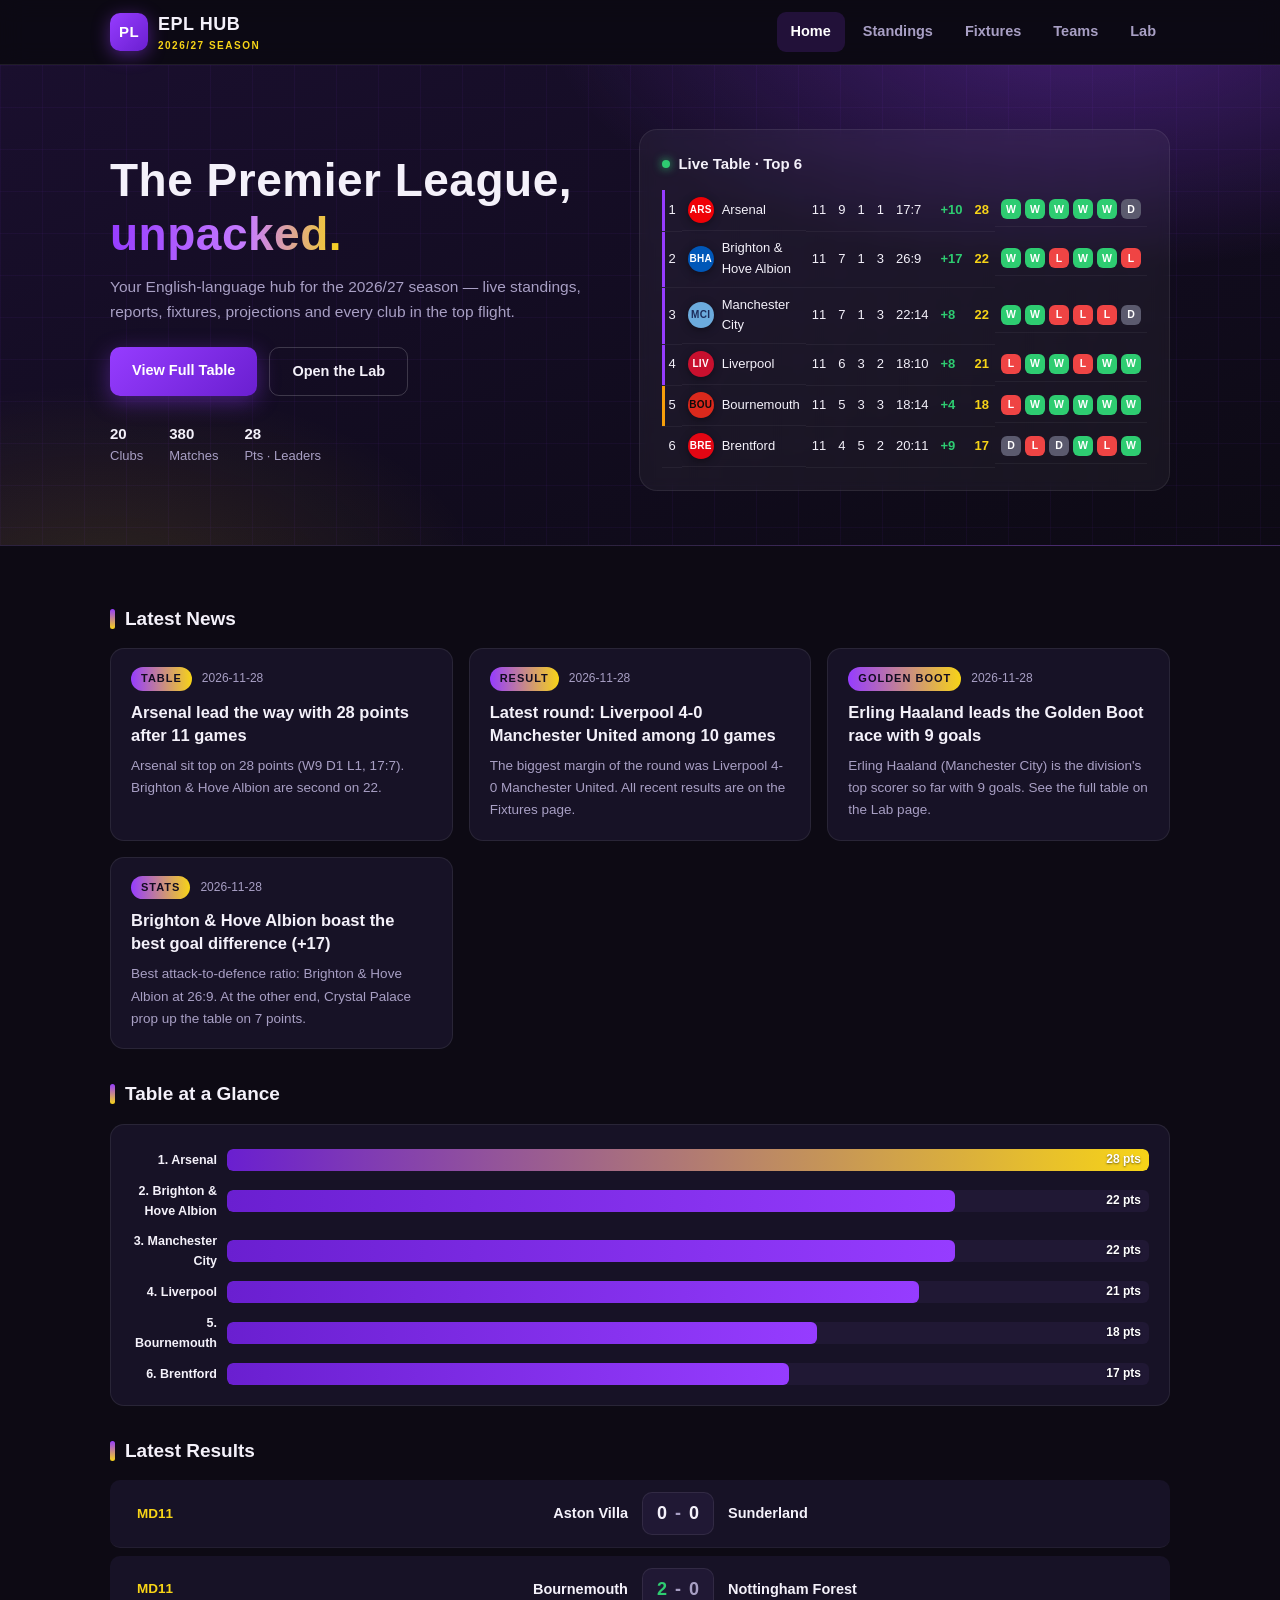
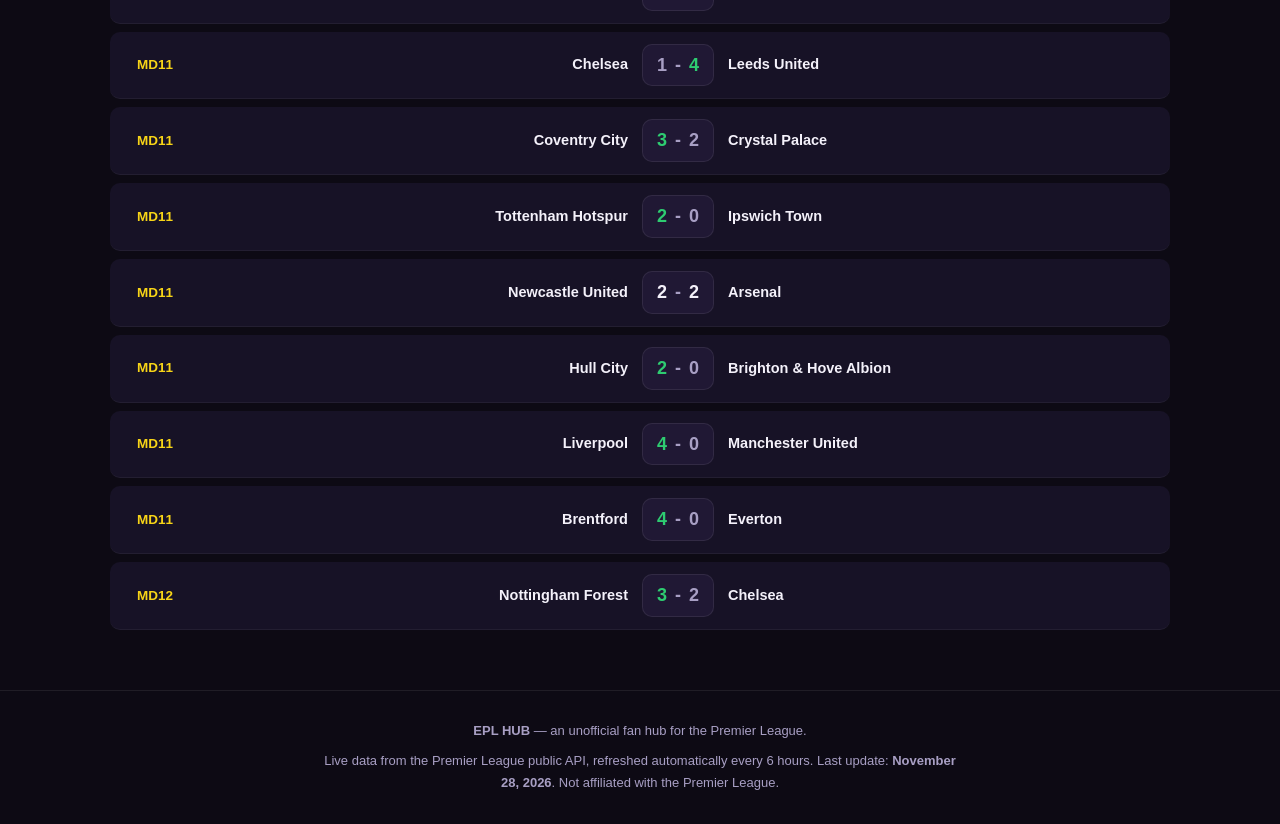
<file: index.html>
<!DOCTYPE html>
<html lang="en">
<head>
  <meta charset="UTF-8">
  <meta name="viewport" content="width=device-width, initial-scale=1.0">
  <title>EPL Hub · 2026/27 Premier League News &amp; Stats</title>
  <meta name="description" content="Premier League 2026/27 news hub — live standings, matchweek results, fixtures and club profiles.">
  <link rel="stylesheet" href="css/style.css">
</head>
<body>

  <nav class="nav">
    <div class="nav-inner">
      <a href="index.html" class="brand">
        <span class="brand-badge">PL</span>
        <span>EPL HUB<small>2026/27 SEASON</small></span>
      </a>
      <div class="nav-links">
        <a href="index.html" class="active">Home</a>
        <a href="standings.html">Standings</a>
        <a href="fixtures.html">Fixtures</a>
        <a href="teams.html">Teams</a>
        <a href="lab.html">Lab</a>
      </div>
    </div>
  </nav>

  <header class="hero">
    <div class="hero-inner">
      <div>
        <h1>The Premier League,<br><span class="hl">unpacked.</span></h1>
        <p class="sub">Your English-language hub for the 2026/27 season — live standings, reports, fixtures, projections and every club in the top flight.</p>
        <div class="hero-actions">
          <a href="standings.html" class="btn btn-primary">View Full Table</a>
          <a href="lab.html" class="btn btn-ghost">Open the Lab</a>
        </div>
        <div class="hero-meta">
          <div><b>20</b><br>Clubs</div>
          <div><b>380</b><br>Matches</div>
          <div><b id="hero-leaders">—</b><br>Pts · Leaders</div>
        </div>
      </div>
      <div class="hero-card">
        <h3><span class="dot"></span>Live Table · Top 6</h3>
        <table class="mini-table">
          <thead id="standings-top-head"></thead>
          <tbody id="standings-top"></tbody>
        </table>
      </div>
    </div>
  </header>

  <main class="wrap">

    <section>
      <h2 class="sec-title">Latest News</h2>
      <div class="news-grid" id="news-list"></div>
    </section>

    <section>
      <h2 class="sec-title">Table at a Glance</h2>
      <div class="card">
        <div class="bars" id="points-bars"></div>
      </div>
    </section>

    <section>
      <h2 class="sec-title">Latest Results</h2>
      <div id="results-md6"></div>
    </section>

  </main>

  <footer class="footer">
    <strong>EPL HUB</strong> — an unofficial fan hub for the Premier League.
    <div class="data-note">Live data from the Premier League public API, refreshed automatically every 6 hours. Last update: <b data-asof>—</b>. Not affiliated with the Premier League.</div>
  </footer>

  <script src="js/data.js"></script>
  <script src="js/main.js"></script>
</body>
</html>
</file>
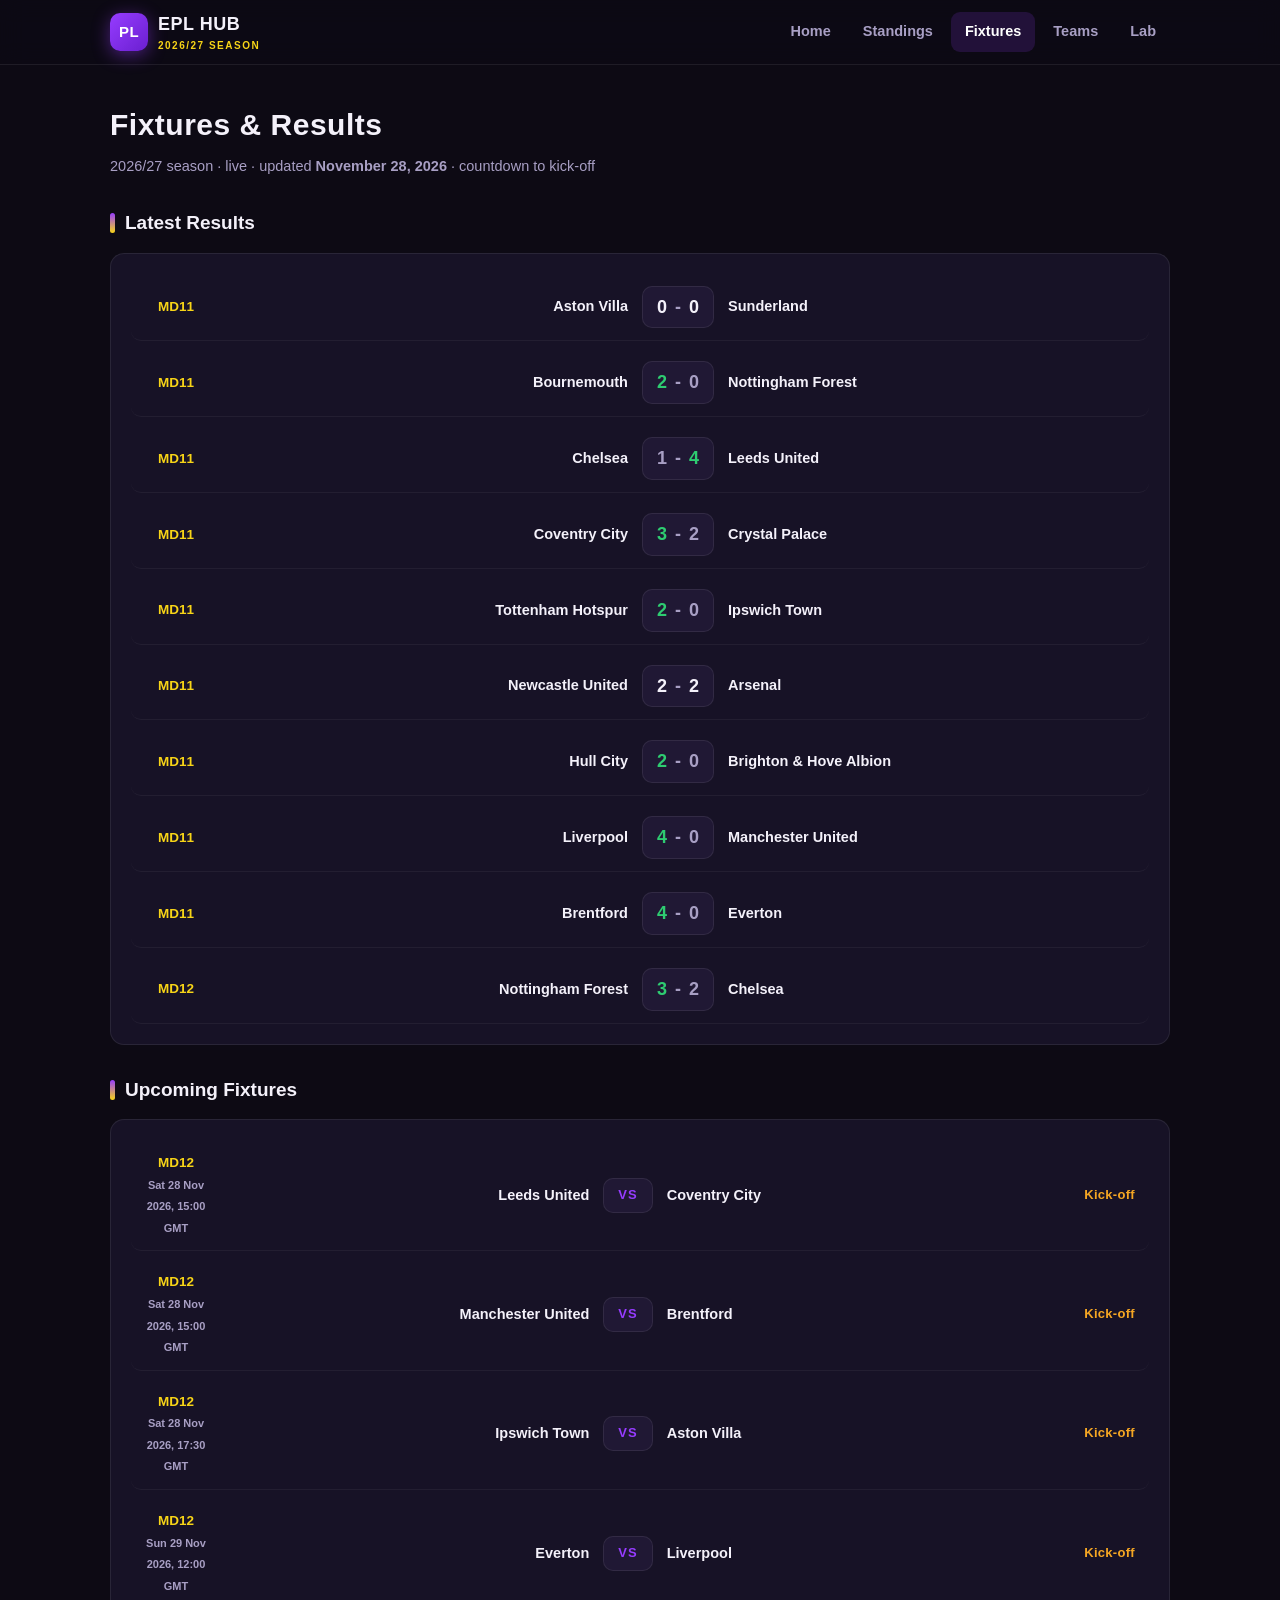
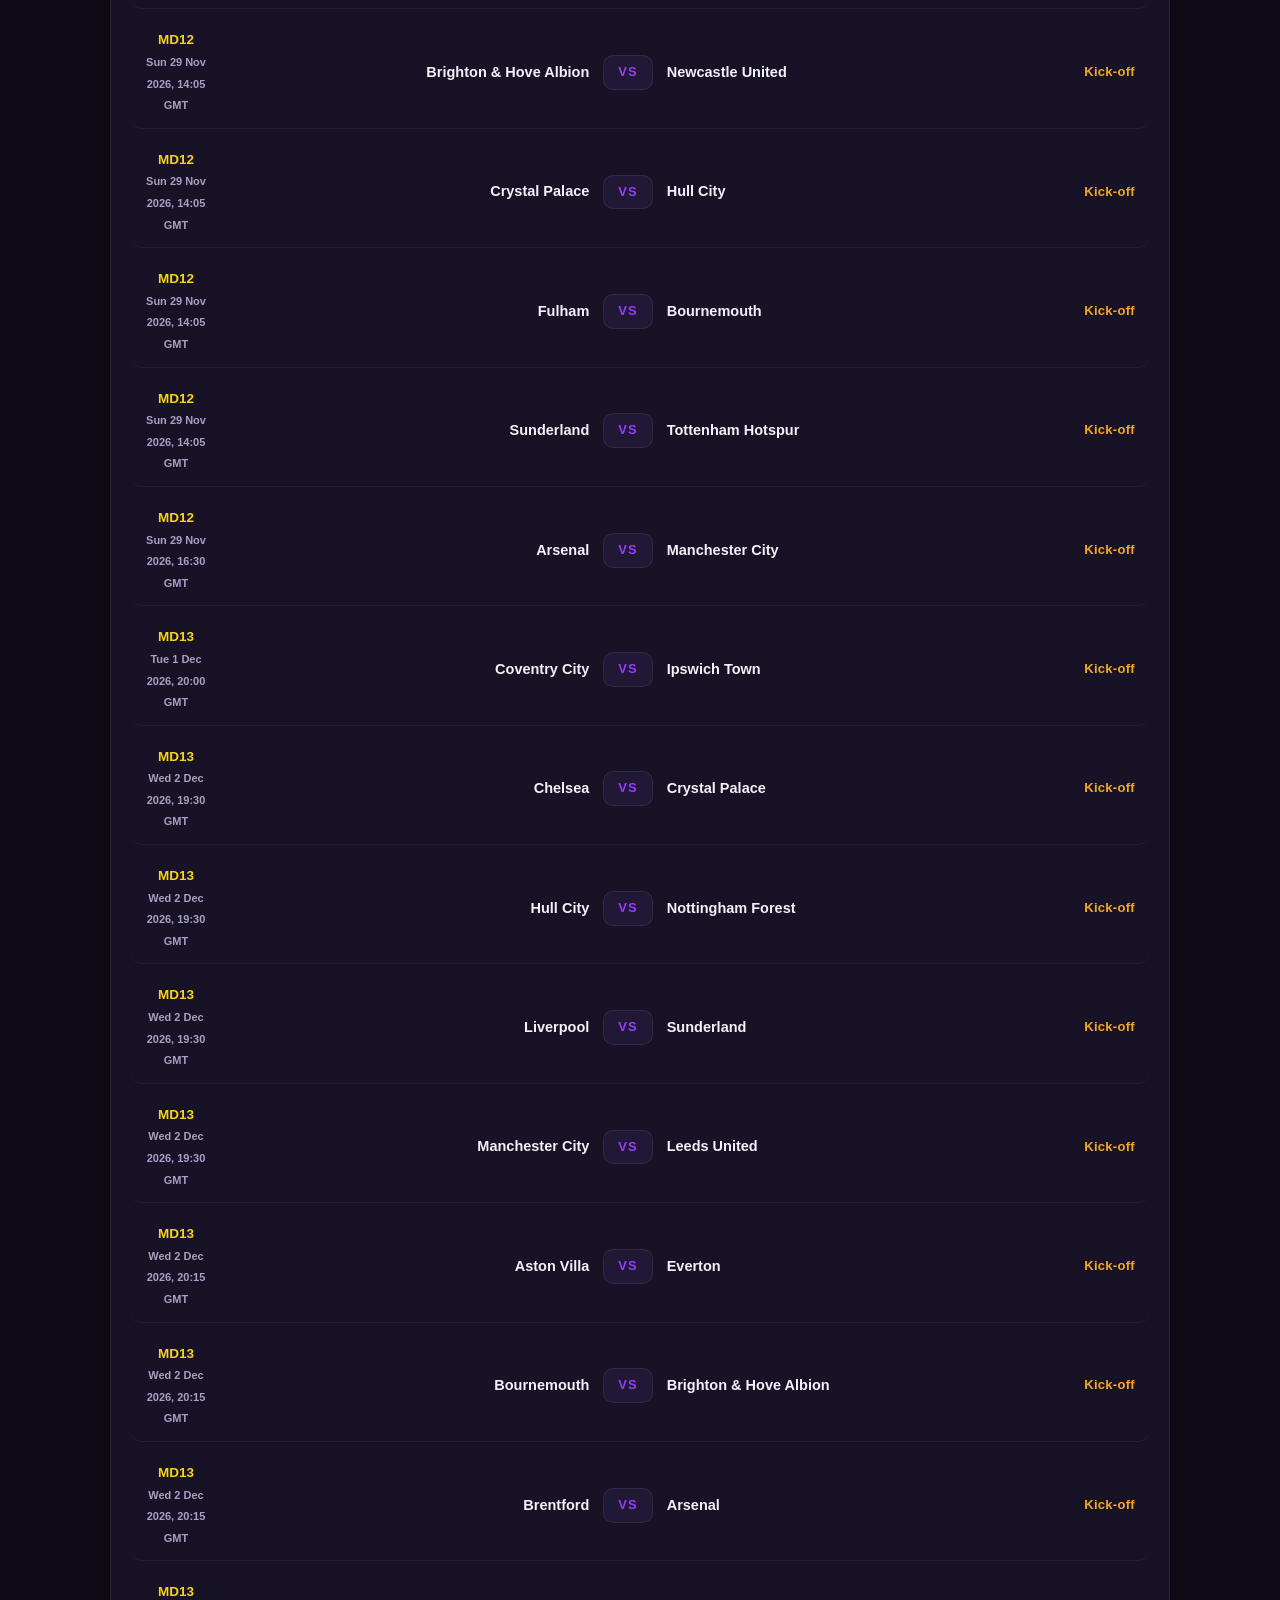
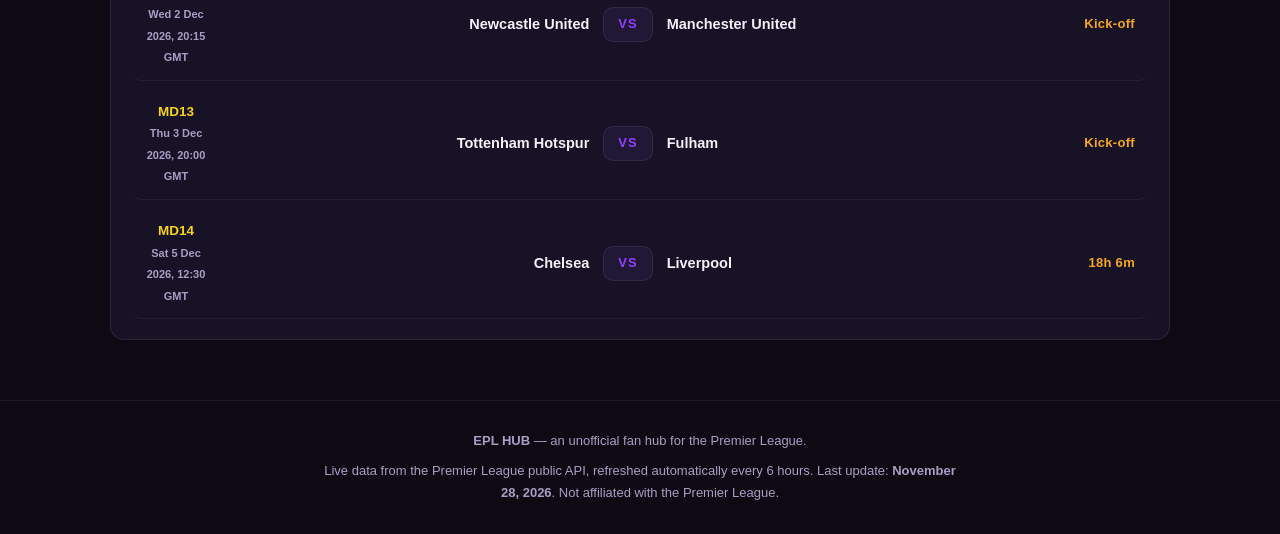
<file: fixtures.html>
<!DOCTYPE html>
<html lang="en">
<head>
  <meta charset="UTF-8">
  <meta name="viewport" content="width=device-width, initial-scale=1.0">
  <title>Fixtures &amp; Results · EPL Hub 2026/27</title>
  <meta name="description" content="Premier League 2026/27 live results and upcoming fixtures with kick-off countdowns.">
  <link rel="stylesheet" href="css/style.css">
</head>
<body>

  <nav class="nav">
    <div class="nav-inner">
      <a href="index.html" class="brand">
        <span class="brand-badge">PL</span>
        <span>EPL HUB<small>2026/27 SEASON</small></span>
      </a>
      <div class="nav-links">
        <a href="index.html">Home</a>
        <a href="standings.html">Standings</a>
        <a href="fixtures.html" class="active">Fixtures</a>
        <a href="teams.html">Teams</a>
        <a href="lab.html">Lab</a>
      </div>
    </div>
  </nav>

  <main class="wrap">
    <div class="page-head">
      <h1>Fixtures &amp; Results</h1>
      <p>2026/27 season · live · updated <b data-asof>—</b> · countdown to kick-off</p>
    </div>

    <h2 class="sec-title">Latest Results</h2>
    <div class="card"><div id="results-md6"></div></div>

    <h2 class="sec-title">Upcoming Fixtures</h2>
    <div class="card"><div id="fixtures-md7"></div></div>
  </main>

  <footer class="footer">
    <strong>EPL HUB</strong> — an unofficial fan hub for the Premier League.
    <div class="data-note">Live data from the Premier League public API, refreshed automatically every 6 hours. Last update: <b data-asof>—</b>. Not affiliated with the Premier League.</div>
  </footer>

  <script src="js/data.js"></script>
  <script src="js/main.js"></script>
</body>
</html>
</file>
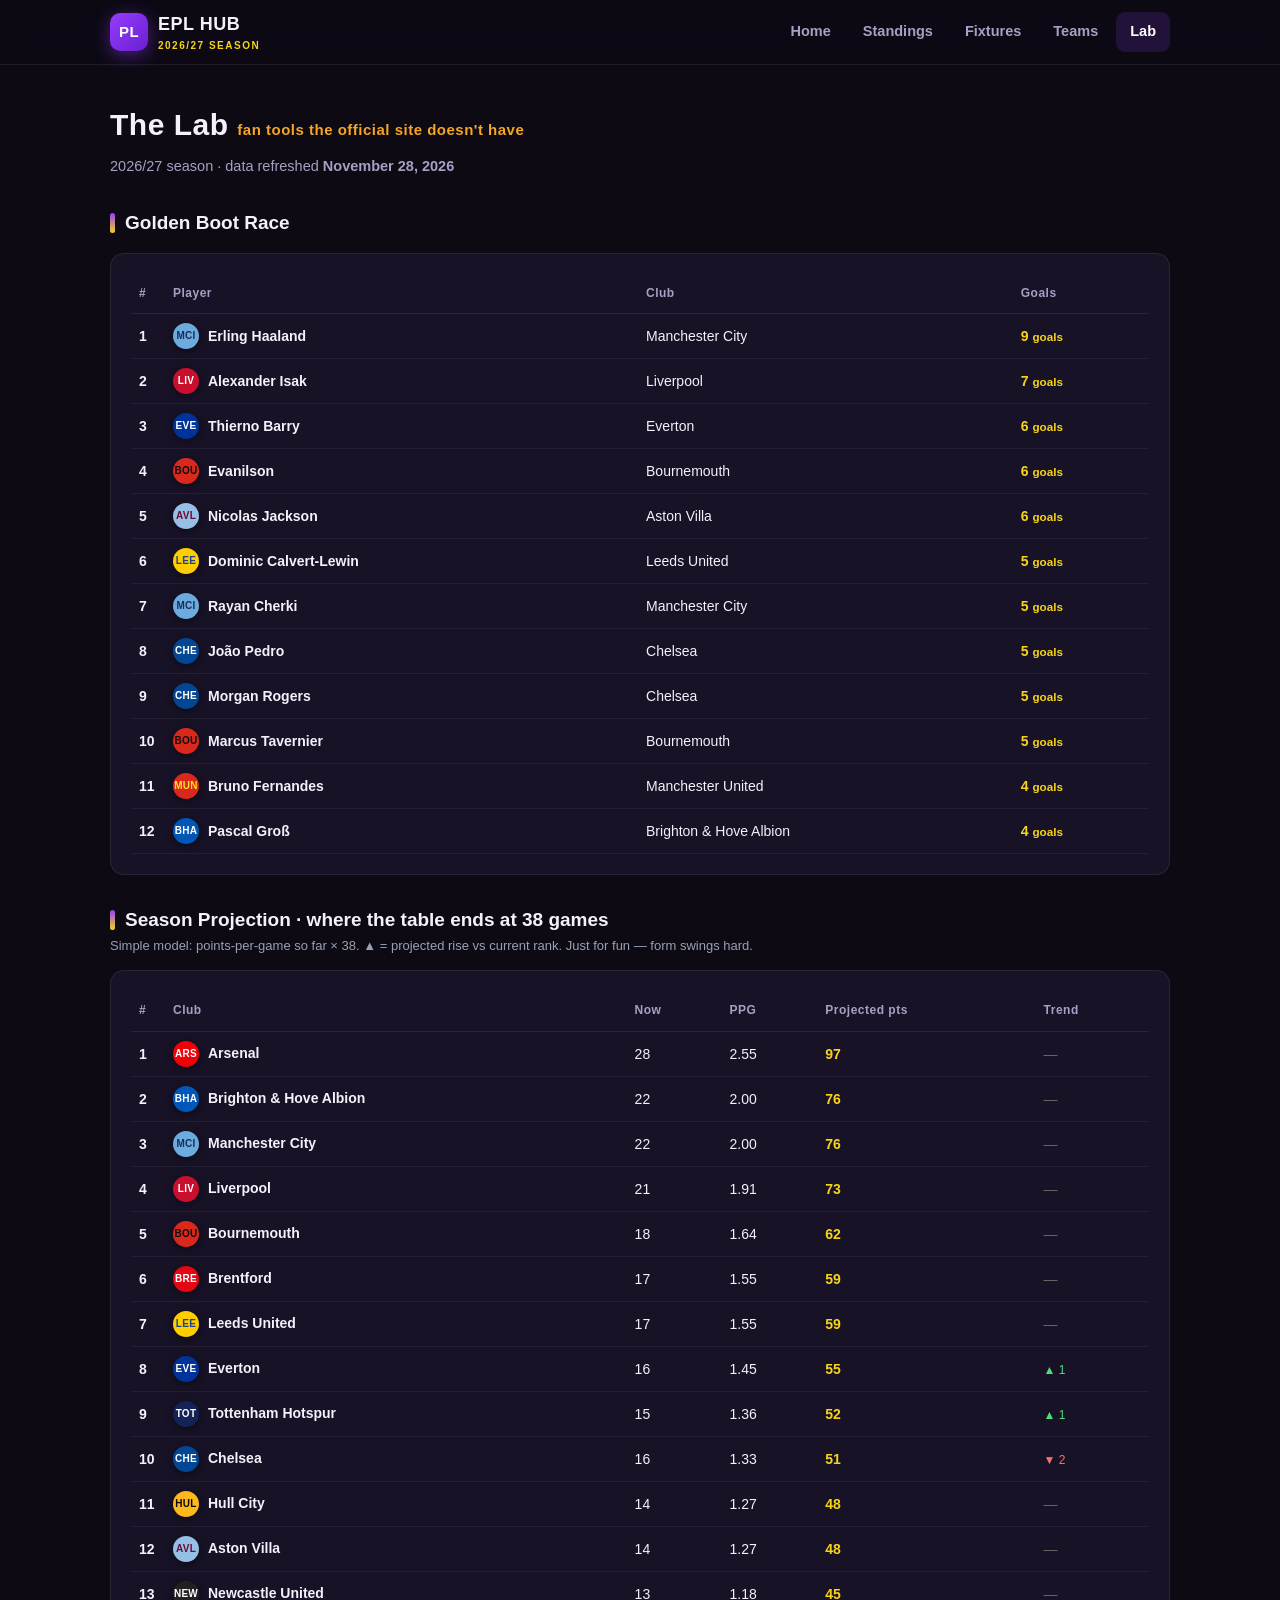
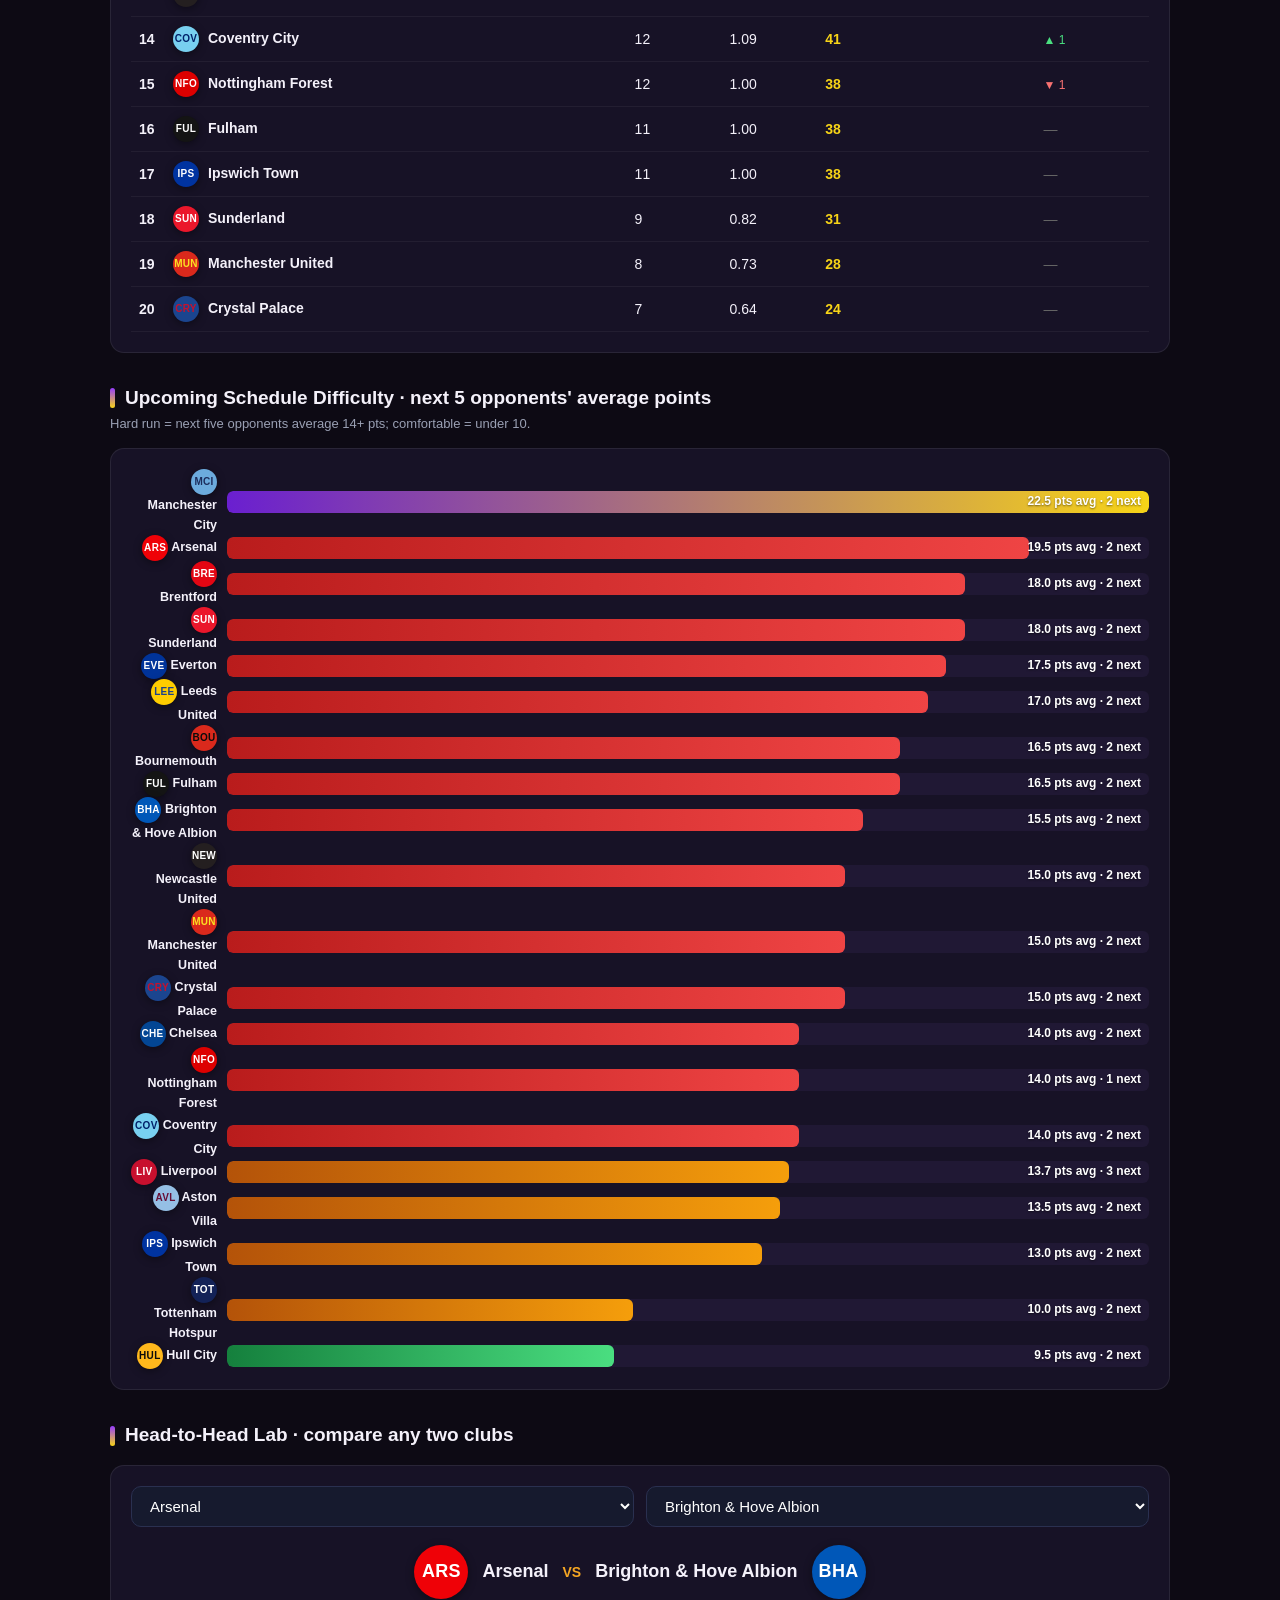
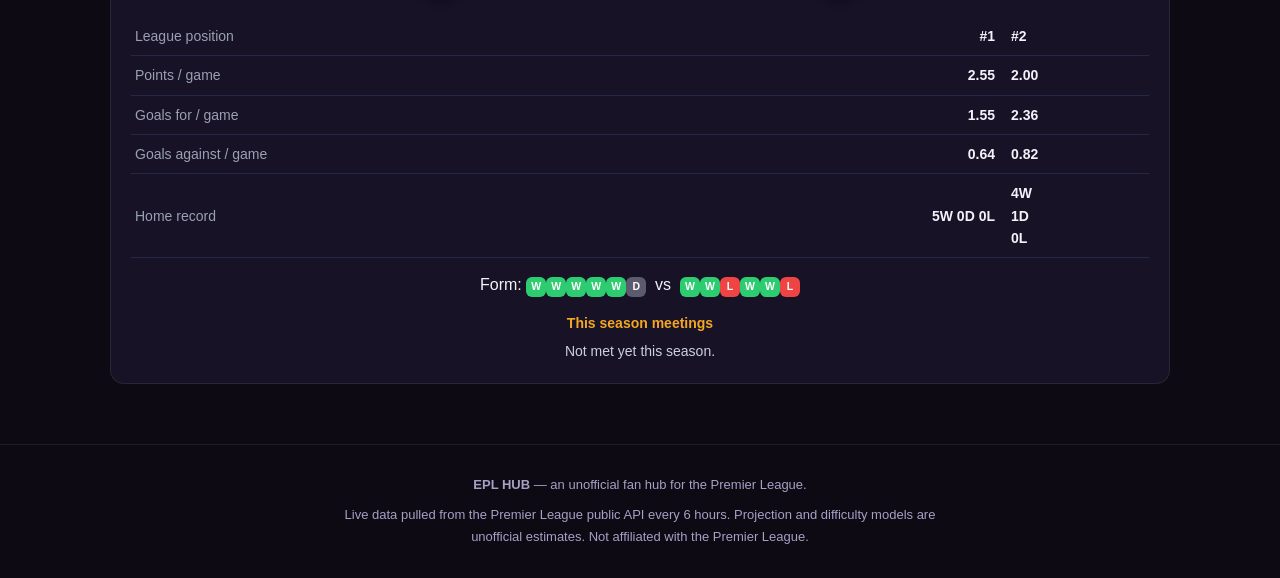
<file: lab.html>
<!DOCTYPE html>
<html lang="en">
<head>
  <meta charset="UTF-8">
  <meta name="viewport" content="width=device-width, initial-scale=1.0">
  <title>The Lab · EPL Hub 2026/27</title>
  <meta name="description" content="Fan tools the official site doesn't have: end-of-season projection, schedule difficulty, head-to-head lab and Golden Boot race.">
  <link rel="stylesheet" href="css/style.css">
</head>
<body>

  <nav class="nav">
    <div class="nav-inner">
      <a href="index.html" class="brand">
        <span class="brand-badge">PL</span>
        <span>EPL HUB<small>2026/27 SEASON</small></span>
      </a>
      <div class="nav-links">
        <a href="index.html">Home</a>
        <a href="standings.html">Standings</a>
        <a href="fixtures.html">Fixtures</a>
        <a href="teams.html">Teams</a>
        <a href="lab.html" class="active">Lab</a>
      </div>
    </div>
  </nav>

  <main class="wrap">
    <div class="page-head">
      <h1>The Lab <small style="font-size:.5em;color:#f5a623">fan tools the official site doesn't have</small></h1>
      <p>2026/27 season · data refreshed <b data-asof>—</b></p>
    </div>

    <h2 class="sec-title">Golden Boot Race</h2>
    <div class="card">
      <table class="standings lab-table">
        <thead><tr><th>#</th><th>Player</th><th>Club</th><th>Goals</th></tr></thead>
        <tbody id="scorers-body"></tbody>
      </table>
    </div>

    <h2 class="sec-title">Season Projection · where the table ends at 38 games</h2>
    <p class="sec-note">Simple model: points-per-game so far × 38. ▲ = projected rise vs current rank. Just for fun — form swings hard.</p>
    <div class="card">
      <div class="table-scroll">
        <table class="standings lab-table">
          <thead><tr><th>#</th><th>Club</th><th>Now</th><th>PPG</th><th>Projected pts</th><th>Trend</th></tr></thead>
          <tbody id="projection-body"></tbody>
        </table>
      </div>
    </div>

    <h2 class="sec-title">Upcoming Schedule Difficulty · next 5 opponents' average points</h2>
    <p class="sec-note">Hard run = next five opponents average 14+ pts; comfortable = under 10.</p>
    <div class="card"><div id="difficulty"></div></div>

    <h2 class="sec-title">Head-to-Head Lab · compare any two clubs</h2>
    <div class="card">
      <div class="h2h-pickers">
        <select id="h2h-a"></select>
        <select id="h2h-b"></select>
      </div>
      <div id="h2h-out" class="h2h-out"></div>
    </div>
  </main>

  <footer class="footer">
    <strong>EPL HUB</strong> — an unofficial fan hub for the Premier League.
    <div class="data-note">Live data pulled from the Premier League public API every 6 hours. Projection and difficulty models are unofficial estimates. Not affiliated with the Premier League.</div>
  </footer>

  <script src="js/data.js"></script>
  <script src="js/main.js"></script>
</body>
</html>
</file>
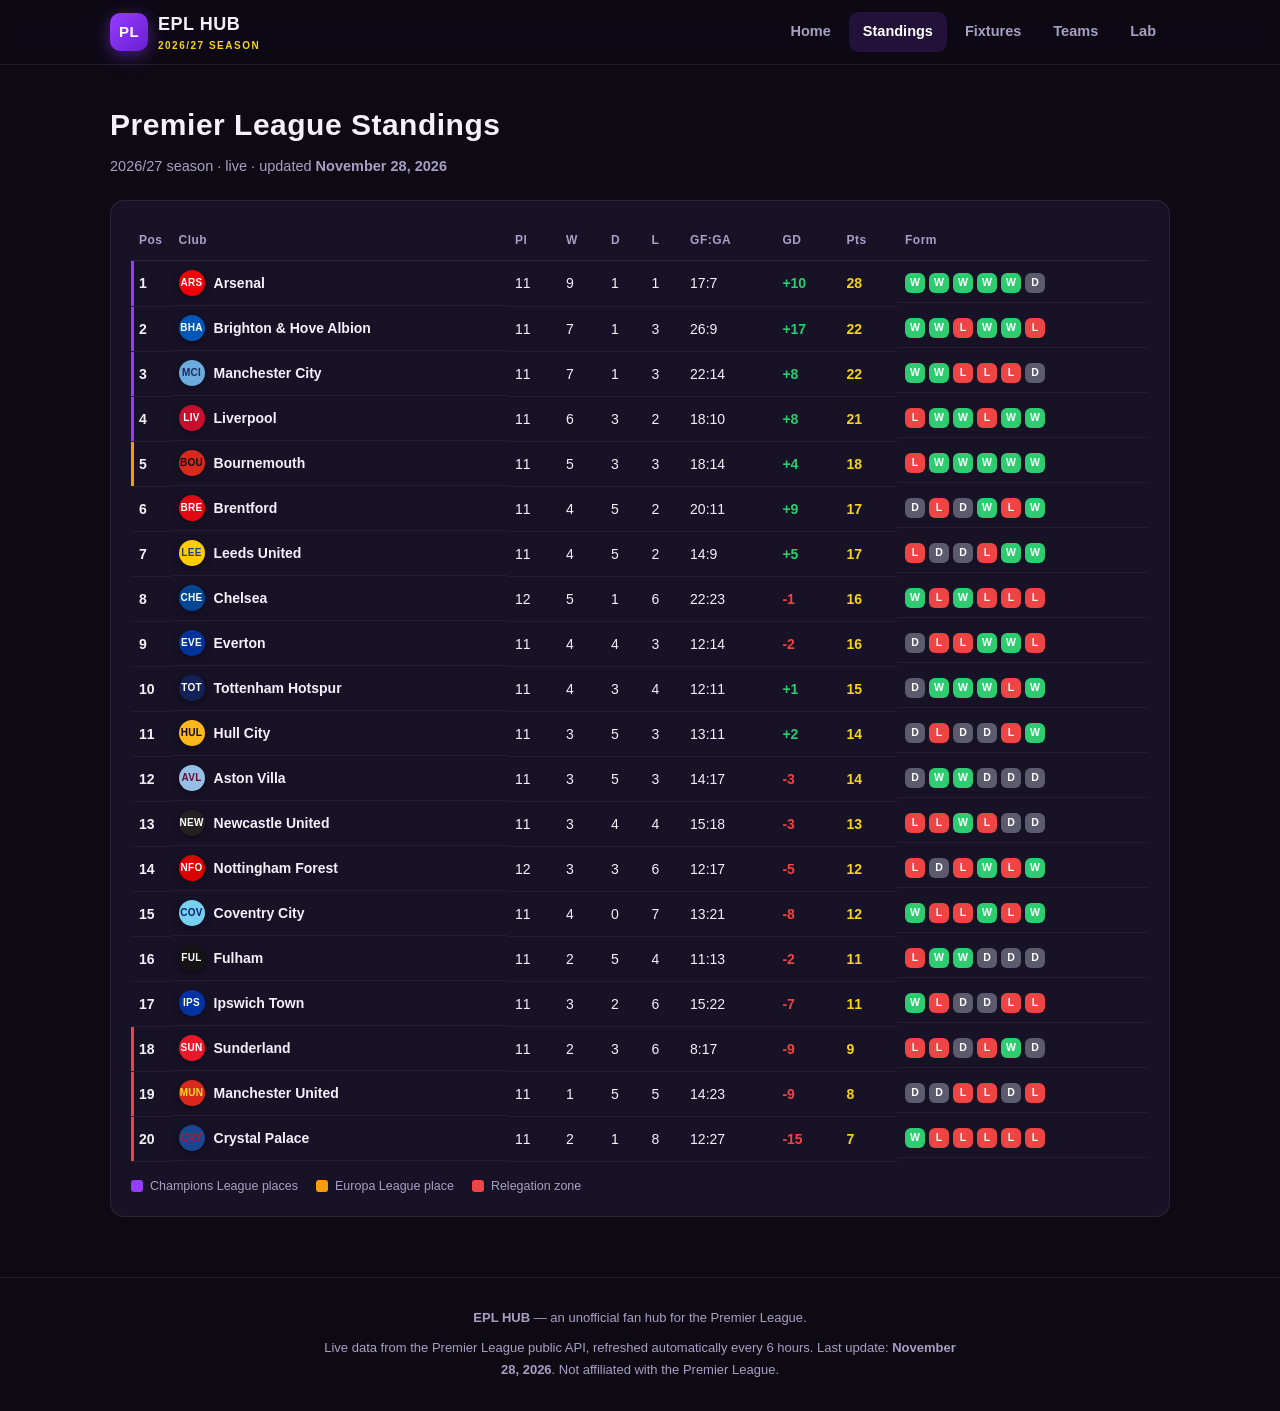
<file: standings.html>
<!DOCTYPE html>
<html lang="en">
<head>
  <meta charset="UTF-8">
  <meta name="viewport" content="width=device-width, initial-scale=1.0">
  <title>Standings · EPL Hub 2026/27</title>
  <meta name="description" content="Premier League 2026/27 live full standings table with form guide.">
  <link rel="stylesheet" href="css/style.css">
</head>
<body>

  <nav class="nav">
    <div class="nav-inner">
      <a href="index.html" class="brand">
        <span class="brand-badge">PL</span>
        <span>EPL HUB<small>2026/27 SEASON</small></span>
      </a>
      <div class="nav-links">
        <a href="index.html">Home</a>
        <a href="standings.html" class="active">Standings</a>
        <a href="fixtures.html">Fixtures</a>
        <a href="teams.html">Teams</a>
        <a href="lab.html">Lab</a>
      </div>
    </div>
  </nav>

  <main class="wrap">
    <div class="page-head">
      <h1>Premier League Standings</h1>
      <p>2026/27 season · live · updated <b data-asof>—</b></p>
    </div>

    <div class="card">
      <div class="table-scroll">
        <table class="standings">
          <thead id="standings-table"></thead>
          <tbody id="standings-body"></tbody>
        </table>
      </div>
      <div class="legend">
        <span><i class="i-cl"></i> Champions League places</span>
        <span><i class="i-el"></i> Europa League place</span>
        <span><i class="i-rel"></i> Relegation zone</span>
      </div>
    </div>
  </main>

  <footer class="footer">
    <strong>EPL HUB</strong> — an unofficial fan hub for the Premier League.
    <div class="data-note">Live data from the Premier League public API, refreshed automatically every 6 hours. Last update: <b data-asof>—</b>. Not affiliated with the Premier League.</div>
  </footer>

  <script src="js/data.js"></script>
  <script src="js/main.js"></script>
</body>
</html>
</file>
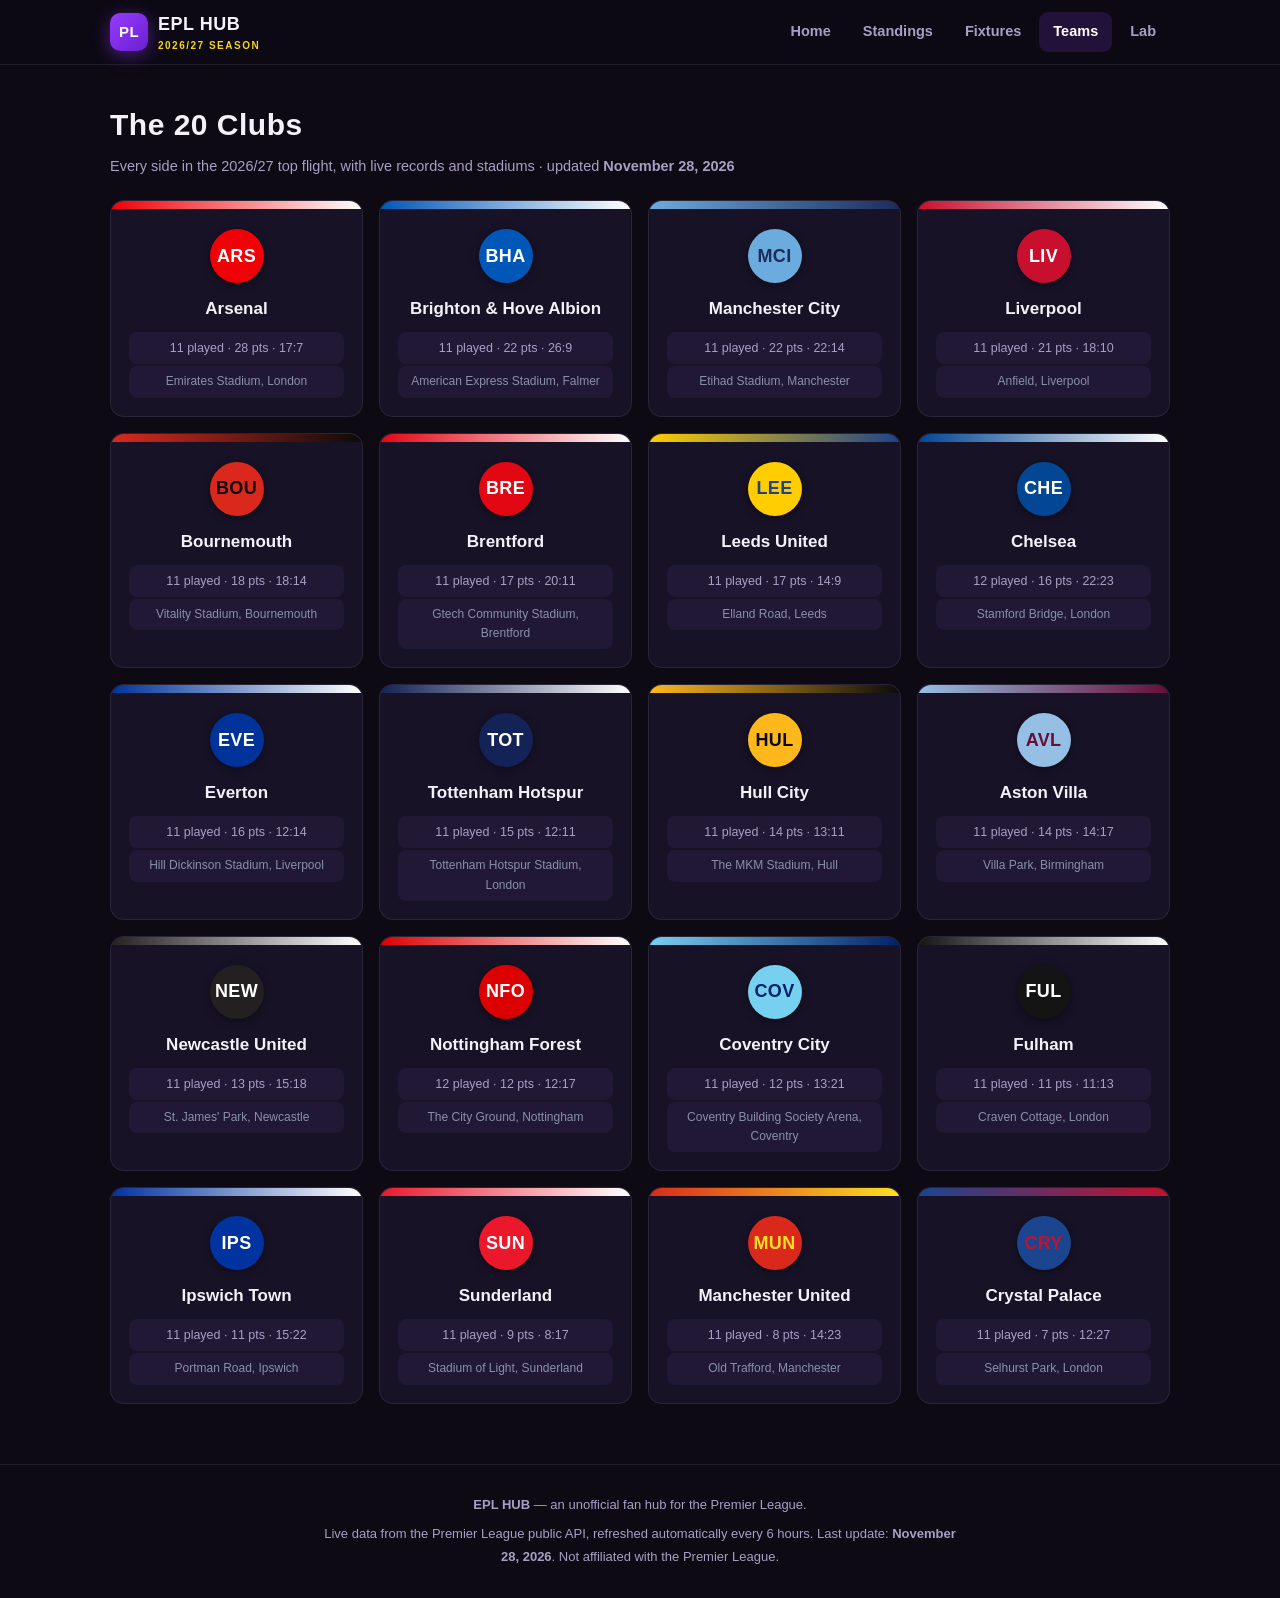
<file: teams.html>
<!DOCTYPE html>
<html lang="en">
<head>
  <meta charset="UTF-8">
  <meta name="viewport" content="width=device-width, initial-scale=1.0">
  <title>Teams · EPL Hub 2026/27</title>
  <meta name="description" content="All 20 Premier League clubs for the 2026/27 season, with live records and stadiums.">
  <link rel="stylesheet" href="css/style.css">
</head>
<body>

  <nav class="nav">
    <div class="nav-inner">
      <a href="index.html" class="brand">
        <span class="brand-badge">PL</span>
        <span>EPL HUB<small>2026/27 SEASON</small></span>
      </a>
      <div class="nav-links">
        <a href="index.html">Home</a>
        <a href="standings.html">Standings</a>
        <a href="fixtures.html">Fixtures</a>
        <a href="teams.html" class="active">Teams</a>
        <a href="lab.html">Lab</a>
      </div>
    </div>
  </nav>

  <main class="wrap">
    <div class="page-head">
      <h1>The 20 Clubs</h1>
      <p>Every side in the 2026/27 top flight, with live records and stadiums · updated <b data-asof>—</b></p>
    </div>
    <div class="teams-grid" id="teams-grid"></div>
  </main>

  <footer class="footer">
    <strong>EPL HUB</strong> — an unofficial fan hub for the Premier League.
    <div class="data-note">Live data from the Premier League public API, refreshed automatically every 6 hours. Last update: <b data-asof>—</b>. Not affiliated with the Premier League.</div>
  </footer>

  <script src="js/data.js"></script>
  <script src="js/main.js"></script>
</body>
</html>
</file>
<file: css/style.css>
/* ============================================================
   EPL HUB · stylesheet (dark purple theme)
   ============================================================ */
:root {
  --bg: #0d0a14;
  --surface: #171226;
  --surface2: #201834;
  --purple: #963cff;
  --purple-d: #6a1fd0;
  --yellow: #f7d417;
  --text: #f4f1fa;
  --muted: #a89fc4;
  --line: rgba(255, 255, 255, 0.08);
  --green: #2ecc71;
  --red: #ef4444;
  --gray: #8b8499;
  --radius: 14px;
}

* { margin: 0; padding: 0; box-sizing: border-box; }
html { scroll-behavior: smooth; }

body {
  font-family: -apple-system, BlinkMacSystemFont, "Segoe UI", "PingFang SC",
    "Hiragino Sans GB", "Microsoft YaHei", Roboto, Helvetica, Arial, sans-serif;
  background: var(--bg);
  color: var(--text);
  line-height: 1.6;
  min-height: 100vh;
}

a { color: inherit; text-decoration: none; }

.nav {
  position: sticky; top: 0; z-index: 50;
  background: rgba(13, 10, 20, 0.85);
  backdrop-filter: blur(12px);
  border-bottom: 1px solid var(--line);
}
.nav-inner {
  max-width: 1100px; margin: 0 auto; padding: 0 20px;
  display: flex; align-items: center; gap: 28px; height: 64px;
}
.brand { display: flex; align-items: center; gap: 10px; font-weight: 800; font-size: 18px; letter-spacing: .5px; }
.brand-badge {
  width: 38px; height: 38px; border-radius: 10px;
  background: linear-gradient(135deg, var(--purple), var(--purple-d));
  display: grid; place-items: center; font-size: 15px; font-weight: 900; color: #fff;
  box-shadow: 0 4px 18px rgba(150, 60, 255, 0.45);
}
.brand small { display: block; font-size: 10px; font-weight: 600; color: var(--yellow); letter-spacing: 1.5px; }
.nav-links { display: flex; gap: 4px; margin-left: auto; }
.nav-links a {
  padding: 8px 14px; border-radius: 9px; font-size: 14.5px; font-weight: 600; color: var(--muted);
  transition: all .18s ease;
}
.nav-links a:hover, .nav-links a.active { color: #fff; background: rgba(150, 60, 255, 0.16); }

.wrap { max-width: 1100px; margin: 0 auto; padding: 28px 20px 60px; }
.page-head { margin: 8px 0 22px; }
.page-head h1 { font-size: 30px; font-weight: 800; letter-spacing: .5px; }
.page-head p { color: var(--muted); margin-top: 6px; font-size: 14.5px; }

.sec-title {
  display: flex; align-items: center; gap: 10px;
  font-size: 19px; font-weight: 800; margin: 30px 0 14px;
}
.sec-title::before {
  content: ""; width: 5px; height: 20px; border-radius: 3px;
  background: linear-gradient(var(--purple), var(--yellow));
}

.hero {
  position: relative; overflow: hidden;
  background:
    radial-gradient(900px 420px at 85% -10%, rgba(150, 60, 255, 0.35), transparent 60%),
    radial-gradient(700px 380px at 8% 110%, rgba(247, 212, 23, 0.12), transparent 55%),
    linear-gradient(160deg, #1a0f2e 0%, #120c20 55%, #0d0a14 100%);
  border-bottom: 1px solid var(--line);
}
.hero::before {
  content: ""; position: absolute; inset: 0; pointer-events: none;
  background-image:
    linear-gradient(rgba(150, 60, 255, 0.05) 1px, transparent 1px),
    linear-gradient(90deg, rgba(150, 60, 255, 0.05) 1px, transparent 1px);
  background-size: 42px 42px;
}
.hero-inner {
  position: relative; max-width: 1100px; margin: 0 auto; padding: 64px 20px 54px;
  display: grid; grid-template-columns: 1.15fr 0.85fr; gap: 40px; align-items: center;
}
.hero h1 { font-size: clamp(30px, 4.6vw, 46px); font-weight: 900; line-height: 1.18; letter-spacing: .5px; }
.hero h1 .hl {
  background: linear-gradient(90deg, var(--purple), #c77dff 60%, var(--yellow));
  -webkit-background-clip: text; background-clip: text; color: transparent;
}
.hero p.sub { color: var(--muted); margin: 14px 0 22px; font-size: 15.5px; max-width: 520px; }
.hero-actions { display: flex; gap: 12px; flex-wrap: wrap; }
.btn {
  display: inline-block; padding: 12px 22px; border-radius: 10px; font-weight: 700; font-size: 14.5px;
  transition: transform .15s ease, box-shadow .15s ease;
}
.btn-primary { background: linear-gradient(135deg, var(--purple), var(--purple-d)); color: #fff; box-shadow: 0 6px 22px rgba(150, 60, 255, 0.4); }
.btn-primary:hover { transform: translateY(-2px); box-shadow: 0 10px 28px rgba(150, 60, 255, 0.55); }
.btn-ghost { border: 1px solid rgba(255,255,255,0.18); color: var(--text); }
.btn-ghost:hover { background: rgba(255,255,255,0.06); }
.hero-meta { margin-top: 26px; display: flex; gap: 26px; color: var(--muted); font-size: 13px; }
.hero-meta b { color: var(--text); font-size: 15px; }
.hero-card {
  background: rgba(255,255,255,0.045); border: 1px solid var(--line); border-radius: 18px;
  padding: 22px; backdrop-filter: blur(6px);
}
.hero-card h3 { font-size: 15px; margin-bottom: 14px; display: flex; align-items: center; gap: 8px; }
.hero-card h3 .dot { width: 8px; height: 8px; border-radius: 50%; background: var(--green); box-shadow: 0 0 10px var(--green); }

.mini-table { width: 100%; border-collapse: collapse; font-size: 13px; }
.mini-table th {
  text-align: left; color: var(--muted); font-weight: 600; font-size: 11.5px;
  padding: 6px 6px; border-bottom: 1px solid var(--line); letter-spacing: .5px;
}
.mini-table td { padding: 7px 6px; border-bottom: 1px solid rgba(255,255,255,0.05); }
.mini-table .pts { font-weight: 800; color: var(--yellow); }
.mini-table .team-cell { display: flex; align-items: center; gap: 8px; }

.card {
  background: var(--surface); border: 1px solid var(--line);
  border-radius: var(--radius); padding: 20px;
}
.table-scroll { overflow-x: auto; }
table.standings { width: 100%; border-collapse: collapse; font-size: 14px; min-width: 680px; }
table.standings th {
  text-align: left; color: var(--muted); font-size: 12px; font-weight: 600; letter-spacing: .5px;
  padding: 10px 8px; border-bottom: 1px solid var(--line); white-space: nowrap;
}
table.standings td { padding: 9px 8px; border-bottom: 1px solid rgba(255,255,255,0.05); white-space: nowrap; }
table.standings tr:hover td { background: rgba(150, 60, 255, 0.07); }
table.standings .pos { font-weight: 800; width: 34px; }
table.standings .team-cell { display: flex; align-items: center; gap: 9px; min-width: 200px; }
table.standings .team-name { font-weight: 700; }
table.standings .pts { font-weight: 900; color: var(--yellow); }
.gd-pos { color: var(--green); font-weight: 600; }
.gd-neg { color: var(--red); font-weight: 600; }
tr.zone-cl td:first-child { box-shadow: inset 3px 0 0 var(--purple); }
tr.zone-el td:first-child { box-shadow: inset 3px 0 0 #f59e0b; }
tr.zone-rel td:first-child { box-shadow: inset 3px 0 0 var(--red); }

.form-cell { display: flex; gap: 4px; }
.form-badge {
  width: 20px; height: 20px; border-radius: 6px; display: inline-grid; place-items: center;
  font-size: 10.5px; font-weight: 800; color: #fff;
}
.form-w { background: var(--green); }
.form-d { background: #5b5a6e; }
.form-l { background: var(--red); }

.crest {
  width: 26px; height: 26px; border-radius: 50%; flex: none;
  display: inline-grid; place-items: center;
  font-size: 10px; font-weight: 900; letter-spacing: .3px;
  box-shadow: 0 2px 8px rgba(0,0,0,.4);
}
.crest.lg { width: 54px; height: 54px; font-size: 18px; }

.legend { display: flex; flex-wrap: wrap; gap: 18px; margin-top: 14px; font-size: 12.5px; color: var(--muted); }
.legend span { display: inline-flex; align-items: center; gap: 7px; }
.legend i { width: 12px; height: 12px; border-radius: 3px; display: inline-block; }
.i-cl { background: var(--purple); }
.i-el { background: #f59e0b; }
.i-rel { background: var(--red); }

.match-row {
  display: flex; align-items: center; gap: 14px;
  padding: 12px 14px; border-bottom: 1px solid rgba(255,255,255,0.05);
  background: var(--surface); border-radius: 10px; margin-bottom: 8px;
}
.match-row:last-child { margin-bottom: 0; }
.match-team { flex: 1; font-weight: 700; font-size: 14.5px; }
.match-team.right { text-align: right; }
.match-team.left { text-align: left; }
.match-score {
  flex: none; display: flex; align-items: center; gap: 8px;
  background: var(--surface2); border: 1px solid var(--line); border-radius: 10px;
  padding: 6px 14px; font-size: 18px; font-weight: 900;
}
.match-score .colon { color: var(--muted); }
.score-win { color: var(--green); }
.score-lose { color: var(--muted); }
.match-score .vs { color: var(--purple); font-size: 13px; letter-spacing: 1px; }
.match-date { flex: none; width: 62px; text-align: center; font-weight: 800; font-size: 13.5px; color: var(--yellow); }
.match-date small { color: var(--muted); font-size: 11px; font-weight: 600; }
.match-note {
  flex: none; font-size: 11px; color: var(--yellow); border: 1px solid rgba(247,212,23,.4);
  padding: 2px 8px; border-radius: 20px; background: rgba(247,212,23,.08);
}

.news-grid { display: grid; grid-template-columns: repeat(auto-fill, minmax(300px, 1fr)); gap: 16px; }
.news-card {
  background: var(--surface); border: 1px solid var(--line); border-radius: var(--radius);
  padding: 18px 20px; transition: transform .18s ease, border-color .18s ease;
}
.news-card:hover { transform: translateY(-3px); border-color: rgba(150, 60, 255, 0.5); }
.news-meta { display: flex; align-items: center; gap: 10px; margin-bottom: 10px; }
.news-tag {
  font-size: 11px; font-weight: 800; letter-spacing: 1px; text-transform: uppercase;
  color: #120c20; background: linear-gradient(90deg, var(--purple), var(--yellow));
  padding: 3px 10px; border-radius: 20px;
}
.news-date { color: var(--muted); font-size: 12px; }
.news-card h3 { font-size: 16.5px; line-height: 1.4; margin-bottom: 8px; }
.news-card p { color: var(--muted); font-size: 13.5px; line-height: 1.65; }

.teams-grid { display: grid; grid-template-columns: repeat(auto-fill, minmax(210px, 1fr)); gap: 16px; }
.team-card {
  position: relative; background: var(--surface); border: 1px solid var(--line);
  border-radius: var(--radius); overflow: hidden; transition: transform .18s ease, border-color .18s ease;
}
.team-card:hover { transform: translateY(-4px); border-color: var(--c1); }
.team-card-top { height: 8px; background: linear-gradient(90deg, var(--c1), var(--c2)); }
.team-card-body { padding: 20px 18px 18px; text-align: center; }
.team-card h3 { margin: 12px 0 2px; font-size: 17px; }
.team-stats { margin-top: 10px; font-size: 12.5px; color: var(--muted); background: var(--surface2); border-radius: 8px; padding: 6px 10px; }

.bars { display: flex; flex-direction: column; gap: 10px; margin-top: 4px; }
.bar-row { display: flex; align-items: center; gap: 10px; }
.bar-label { flex: none; width: 86px; font-size: 12.5px; font-weight: 700; text-align: right; }
.bar-track { flex: 1; height: 22px; background: var(--surface2); border-radius: 6px; position: relative; overflow: hidden; }
.bar-fill { height: 100%; border-radius: 6px; background: linear-gradient(90deg, var(--purple-d), var(--purple)); }
.bar-row:nth-child(1) .bar-fill { background: linear-gradient(90deg, var(--purple-d), var(--yellow)); }
.bar-value { position: absolute; right: 8px; top: 50%; transform: translateY(-50%); font-size: 12px; font-weight: 900; color: #fff; text-shadow: 0 1px 2px rgba(0,0,0,.5); }

.footer { border-top: 1px solid var(--line); padding: 30px 20px; text-align: center; color: var(--muted); font-size: 13px; }
.footer .data-note { color: var(--muted); max-width: 640px; margin: 8px auto 0; line-height: 1.7; }

@media (max-width: 820px) {
  .hero-inner { grid-template-columns: 1fr; padding-top: 44px; }
  .nav-inner { gap: 12px; }
  .nav-links a { padding: 7px 9px; font-size: 13px; }
  .match-date { width: 56px; }
}
@media (max-width: 480px) {
  .brand small { display: none; }
  .match-team { font-size: 13px; }
  .match-score { font-size: 15px; padding: 5px 10px; }
}

/* ===== v2 additions: countdown / lab / h2h ===== */
.countdown {
  min-width: 86px; text-align: right; font-variant-numeric: tabular-nums;
  color: #f5a623; font-weight: 700; font-size: 13px; letter-spacing: .3px;
}
.sec-note { color: #9aa0b4; font-size: 13px; margin: -14px 0 14px; }
.lab-table { width: 100%; }
.rise { color: #4ade80; font-size: 12px; }
.drop { color: #f87171; font-size: 12px; }
.flat { color: #666; }
.bar-fill.hard { background: linear-gradient(90deg, #b91c1c, #ef4444); }
.bar-fill.mid  { background: linear-gradient(90deg, #b45309, #f59e0b); }
.bar-fill.easy { background: linear-gradient(90deg, #15803d, #4ade80); }

.h2h-pickers { display: flex; gap: 12px; margin-bottom: 18px; flex-wrap: wrap; }
.h2h-pickers select {
  flex: 1; min-width: 200px; background: #161a2e; color: #fff;
  border: 1px solid #2a3050; border-radius: 10px; padding: 10px 14px; font-size: 15px;
}
.h2h-head {
  display: flex; align-items: center; justify-content: center; gap: 14px;
  margin-bottom: 18px; font-size: 18px; flex-wrap: wrap;
}
.h2h-vs { color: #f5a623; font-weight: 800; font-size: 14px; }
.h2h-row {
  display: grid; grid-template-columns: 1fr 110px 40px 110px; align-items: center;
  padding: 8px 4px; border-bottom: 1px solid #232946; font-size: 14px;
}
.h2h-label { color: #9aa0b4; }
.h2h-val.va { text-align: right; font-weight: 700; }
.h2h-val.vb { text-align: left; padding-left: 16px; font-weight: 700; }
.h2h-form { text-align: center; margin: 14px 0; }
.h2h-games { text-align: center; color: #cbd0e0; font-size: 14px; }
.h2h-games h4 { color: #f5a623; margin-bottom: 6px; }
.team-stats.sub { color: #8a90a8; font-size: 12px; margin-top: 2px; }
</file>
